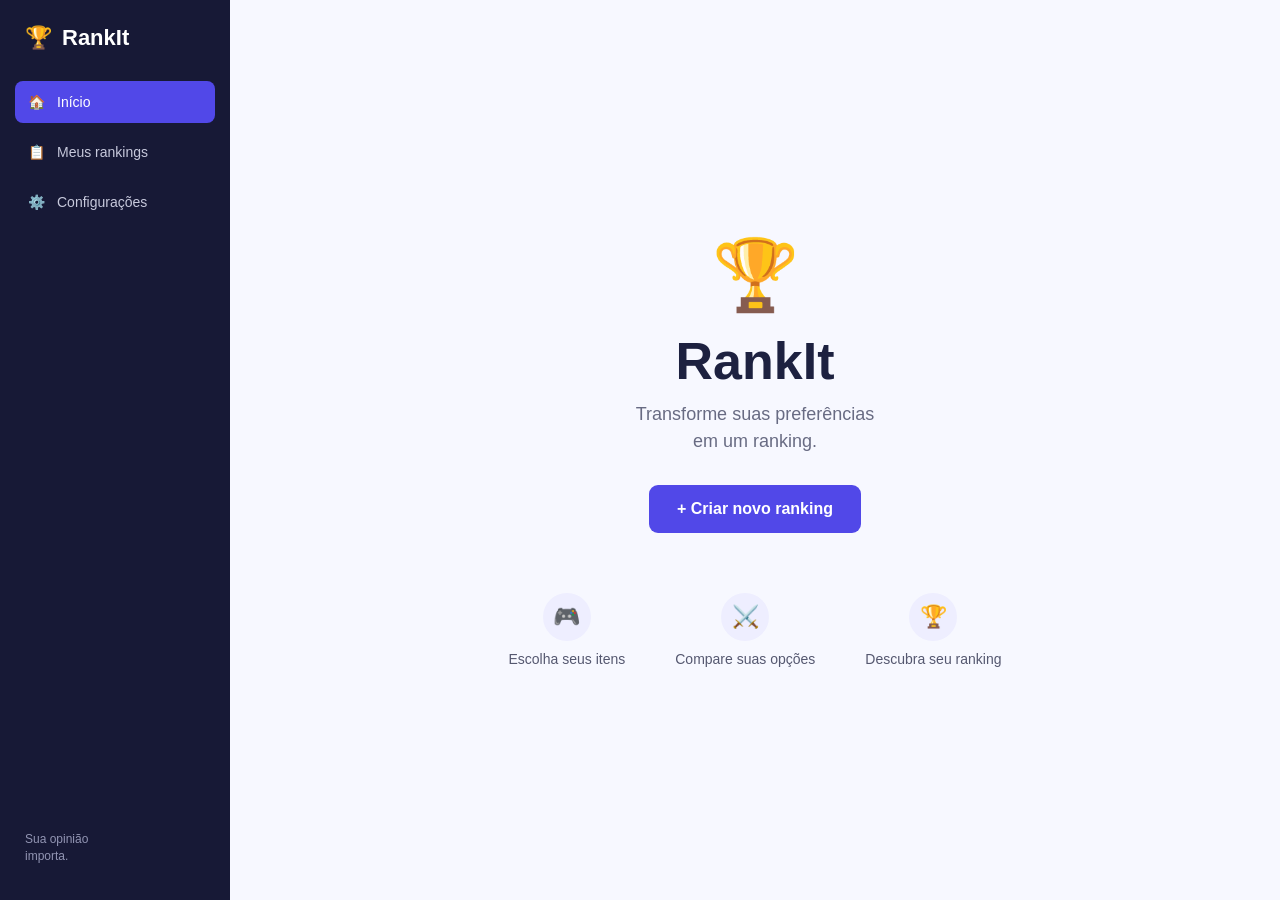
<file: RankIt/index.html>
<!DOCTYPE html>
<html lang="pt-BR">
<head>
  <meta charset="UTF-8">
  <meta name="viewport" content="width=device-width, initial-scale=1.0">
  <title>RankIt</title>

  <link rel="stylesheet" href="css/style.css"
</head>
<body>
  <div class="app">

    <!-- MENU LATERAL -->
    <aside class="sidebar">

      <div class="logo">
        🏆 <span>RankIt</span>
      </div>

      <nav class="menu">

        <button class="menu-button active" id="btnInicio">
          🏠
          <span>Início</span>
        </button>

        <button class="menu-button" id="btnRankings">
          📋
          <span>Meus rankings</span>
        </button>

        <button class="menu-button" id="btnConfiguracoes">
          ⚙️
          <span>Configurações</span>
        </button>

      </nav>

      <div class="sidebar-footer">
        <p>Sua opinião</p>
        <p>importa.</p>
      </div>
    </aside>


    <!-- CONTEÚDO PRINCIPAL -->
    <main class="content">


      <section class="home">

        <div class="trophy">
          🏆
        </div>

        <h1>RankIt</h1>

        <p class="subtitle">
          Transforme suas preferências
          <br>
          em um ranking.
        </p>

        <button class="primary-button" id="btnCriarRanking">
          + Criar novo ranking
        </button>

        <!-- BENEFÍCIOS -->
        <div class="features">

          <div class="feature">
            <div class="feature-icon">🎮</div>
            <span>Escolha seus itens</span>
          </div>

          <div class="feature">
            <div class="feature-icon">⚔️</div>
            <span>Compare suas opções</spans>
          </div>

          <div class="feature">
            <div class="feature-icon">🏆</div>
            <span>Descubra seu ranking</span>
          </div>

        </div>
      
      </section>
    
    </main>
  
  </div>

  <script src="js/main.js"></script>

</body>
</html>
</file>
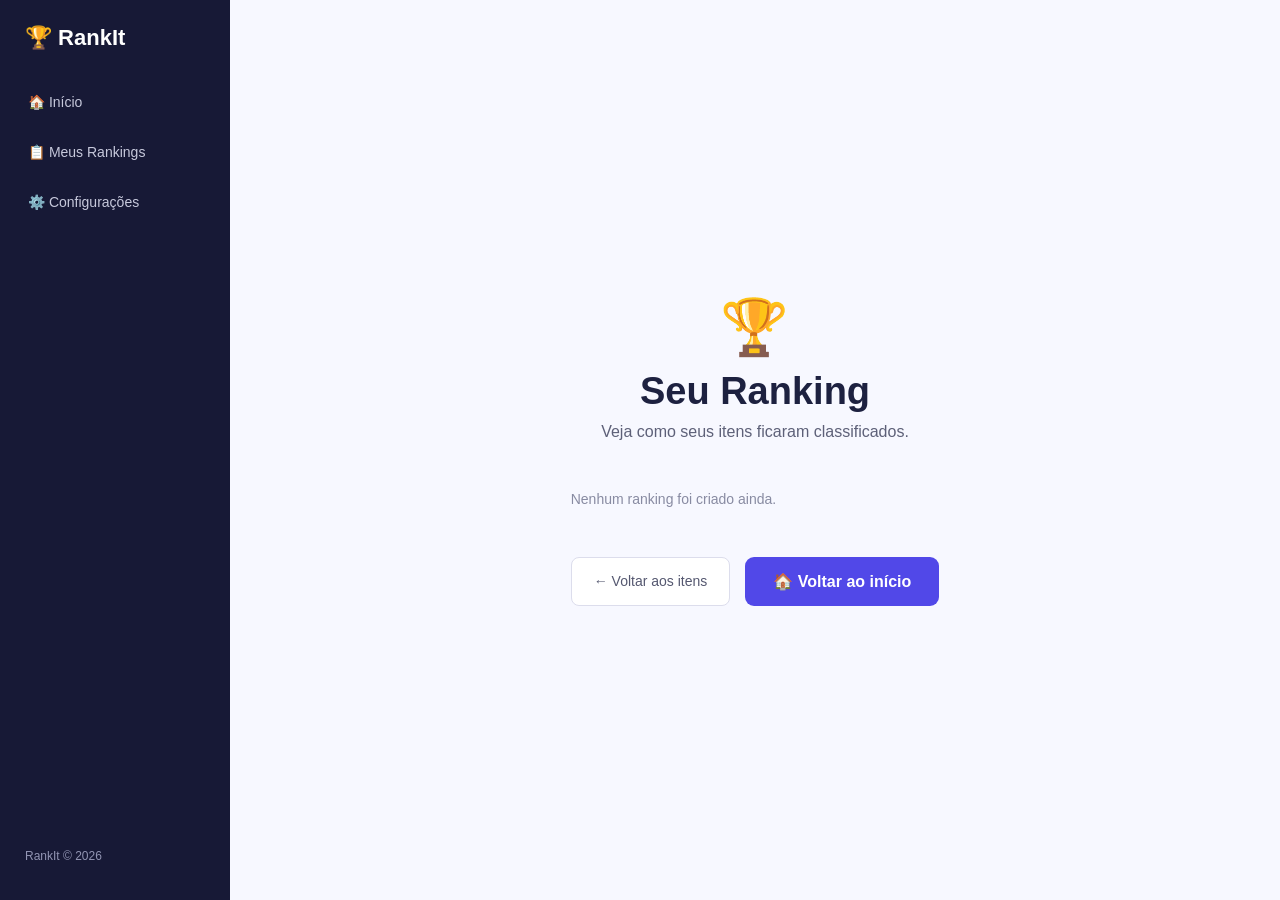
<file: RankIt/comparacao.html>
<!DOCTYPE html>
<html lang="pt-BR">

<head>
    <meta charset="UTF-8">
    <meta name="viewport" content="width=device-width, initial-scale=1.0">

    <title>Comparação - RankIt</title>

    <link rel="stylesheet" href="css/style.css">
</head>

<body>

    <div class="app">

        <!-- MENU LATERAL -->
        <aside class="sidebar">

            <div class="logo">
                🏆 <span>RankIt</span>
            </div>

            <nav class="menu">

                <button class="menu-button"
                    onclick="window.location.href='index.html'">
                    🏠
                    <span>Início</span>
                </button>

                <button class="menu-button">
                    📋
                    <span>Meus Rankings</span>
                </button>

                <button class="menu-button">
                    ⚙️
                    <span>Configurações</span>
                </button>

            </nav>

            <div class="sidebar-footer">
                <p>Sua opinião</p>
                <p>importa.</p>
            </div>

        </aside>


        <!-- CONTEÚDO -->
        <main class="content">

            <section class="comparison-page">

                <p class="comparison-label">
                    COMPARAÇÃO 1 DE 6
                </p>

                <h1>Qual você prefere?</h1>

                <p class="comparison-description">
                    Escolha uma das opções abaixo.
                </p>


                <!-- OPÇÕES -->

                <div class="comparison-options">


                    <!-- OPÇÃO 1 -->

                    <div class="comparison-card">

                        <div class="comparison-image">
                            🎮
                        </div>

                        <h2>Stardew Valley</h2>

                        <button class="choose-button">
                            Escolher
                        </button>

                    </div>


                    <!-- VS -->

                    <div class="versus">
                        VS
                    </div>


                    <!-- OPÇÃO 2 -->

                    <div class="comparison-card">

                        <div class="comparison-image">
                            🎮
                        </div>

                        <h2>Minecraft</h2>

                        <button class="choose-button">
                            Escolher
                        </button>

                    </div>

                </div>


                <!-- PROGRESSO -->

                <div class="progress-area">

                    <div class="progress-text">
                        1 de 6 comparações
                    </div>

                    <div class="progress-bar">

                        <div class="progress-fill"></div>

                    </div>

                </div>


                <!-- SAIR -->

                <button
                    class="secondary-button"
                    onclick="window.location.href='itens.html'">
                    ← Voltar para itens
                </button>

            </section>

        </main>

    </div>
	<script src="js/comparacao.js"></script>

</body>

</html>
</file>
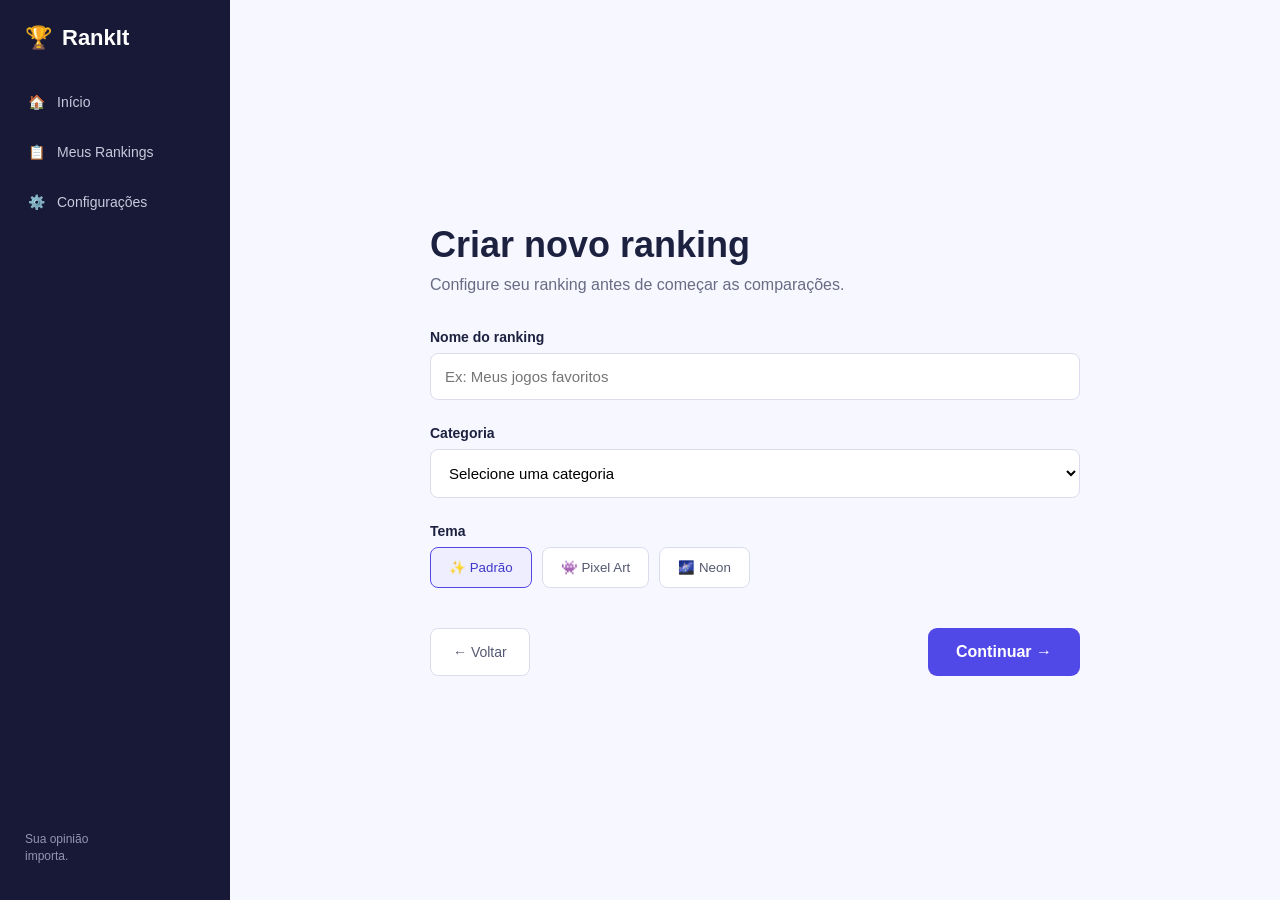
<file: RankIt/criar-ranking.html>
<!DOCTYPE html>
<html lang="pt-BR">

<head>
    <meta charset="UTF-8">
    <meta name="viewport" content="width=device-width, initial-scale=1.0">

    <title>Criar Ranking - RankIt</title>

    <link rel="stylesheet" href="css/style.css">
</head>

<body>

    <div class="app">

        <!-- MENU LATERAL -->
        <aside class="sidebar">

            <div class="logo">
                🏆 <span>RankIt</span>
            </div>

            <nav class="menu">

                <button class="menu-button" onclick="window.location.href='index.html'">
                    🏠
                    <span>Início</span>
                </button>

                <button class="menu-button">
                    📋
                    <span>Meus Rankings</span>
                </button>

                <button class="menu-button">
                    ⚙️
                    <span>Configurações</span>
                </button>

            </nav>

            <div class="sidebar-footer">
                <p>Sua opinião</p>
                <p>importa.</p>
            </div>

        </aside>


        <!-- CONTEÚDO PRINCIPAL -->
        <main class="content">

            <section class="create-ranking">

                <h1>Criar novo ranking</h1>

                <p class="page-description">
                    Configure seu ranking antes de começar as comparações.
                </p>


                <!-- NOME DO RANKING -->

                <div class="form-group">

                    <label for="nomeRanking">
                        Nome do ranking
                    </label>

                    <input
                        type="text"
                        id="nomeRanking"
                        placeholder="Ex: Meus jogos favoritos"
                    >

                </div>


                <!-- CATEGORIA -->

                <div class="form-group">

                    <label for="categoria">
                        Categoria
                    </label>

                    <select id="categoria">

                        <option value="">
                            Selecione uma categoria
                        </option>

                        <option value="jogos">
                            🎮 Jogos
                        </option>

                        <option value="filmes">
                            🎬 Filmes
                        </option>

                        <option value="series">
                            📺 Séries
                        </option>

                        <option value="musicas">
                            🎵 Músicas
                        </option>

                        <option value="livros">
                            📚 Livros
                        </option>

                        <option value="outros">
                            ⭐ Outros
                        </option>

                    </select>

                </div>


                <!-- TEMA -->

                <div class="form-group">

                    <label>
                        Tema
                    </label>

                    <div class="themes">

                        <button class="theme-button selected">
                            ✨ Padrão
                        </button>

                        <button class="theme-button">
                            👾 Pixel Art
                        </button>

                        <button class="theme-button">
                            🌌 Neon
                        </button>

                    </div>

                </div>


                <!-- BOTÃO -->

                <div class="form-actions">

                    <button
                        class="secondary-button"
                        onclick="window.location.href='index.html'">
                        ← Voltar
                    </button>

                    <button
                        class="primary-button"
                        id="btnContinuar">
                        Continuar →
                    </button>

                </div>

            </section>

        </main>

    </div>


    <script src="js/criar-ranking.js"></script>

</body>

</html>
</file>
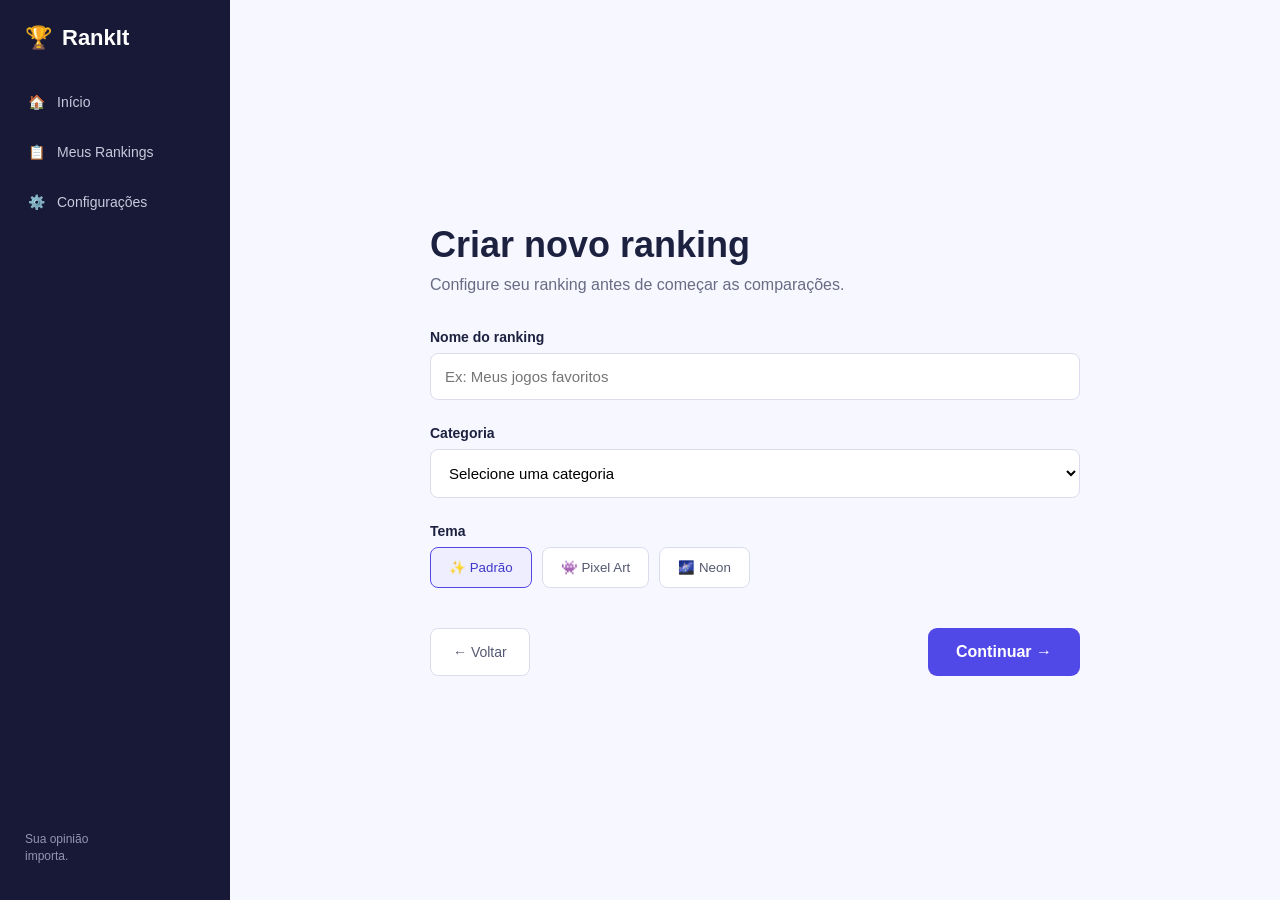
<file: RankIt/itens.html>
<!DOCTYPE html>
<html lang="pt-BR">

<head>
    <meta charset="UTF-8">
    <meta name="viewport" content="width=device-width, initial-scale=1.0">

    <title>Adicionar Itens - RankIt</title>

    <link rel="stylesheet" href="css/style.css">
</head>

<body>

    <div class="app">

        <!-- MENU LATERAL -->
        <aside class="sidebar">

            <div class="logo">
                🏆 <span>RankIt</span>
            </div>

            <nav class="menu">

                <button class="menu-button" onclick="window.location.href='index.html'">
                    🏠
                    <span>Início</span>
                </button>

                <button class="menu-button">
                    📋
                    <span>Meus Rankings</span>
                </button>

                <button class="menu-button">
                    ⚙️
                    <span>Configurações</span>
                </button>

            </nav>

            <div class="sidebar-footer">
                <p>Sua opinião</p>
                <p>importa.</p>
            </div>

        </aside>


        <!-- CONTEÚDO -->
        <main class="content">

            <section class="items-page">

                <h1>Adicionar itens</h1>

                <p class="page-description">
                    Adicione os itens que você deseja comparar.
                </p>


                <!-- FORMULÁRIO -->

                <div class="add-item-box">

                    <div class="form-group">

                        <label for="nomeItem">
                            Nome do item
                        </label>

                        <input
                            type="text"
                            id="nomeItem"
                            placeholder="Ex: Stardew Valley"
                        >

                    </div>


                    <div class="form-group">

                        <label for="imagemItem">
                            Imagem (opcional)
                        </label>

                        <input
                            type="file"
                            id="imagemItem"
                            accept="image/*"
                        >

                    </div>


                    <button
                        class="primary-button"
                        id="btnAdicionar">
                        ＋ Adicionar item
                    </button>

                </div>


                <!-- LISTA DE ITENS -->

                <div class="items-list">

                    <h2>Itens adicionados</h2>

                    <div id="listaItens">

                        <p class="empty-message" id="mensagemVazia">
                            Nenhum item adicionado ainda.
                        </p>

                    </div>

                </div>


                <!-- AÇÕES -->

                <div class="form-actions">

                    <button
                        class="secondary-button"
                        onclick="window.location.href='criar-ranking.html'">
                        ← Voltar
                    </button>

                    <button
                        class="primary-button"
                        id="btnComecar">
                        Começar ranking →
                    </button>

                </div>

            </section>

        </main>

    </div>


    <script src="js/itens.js"></script>

</body>

</html>
</file>
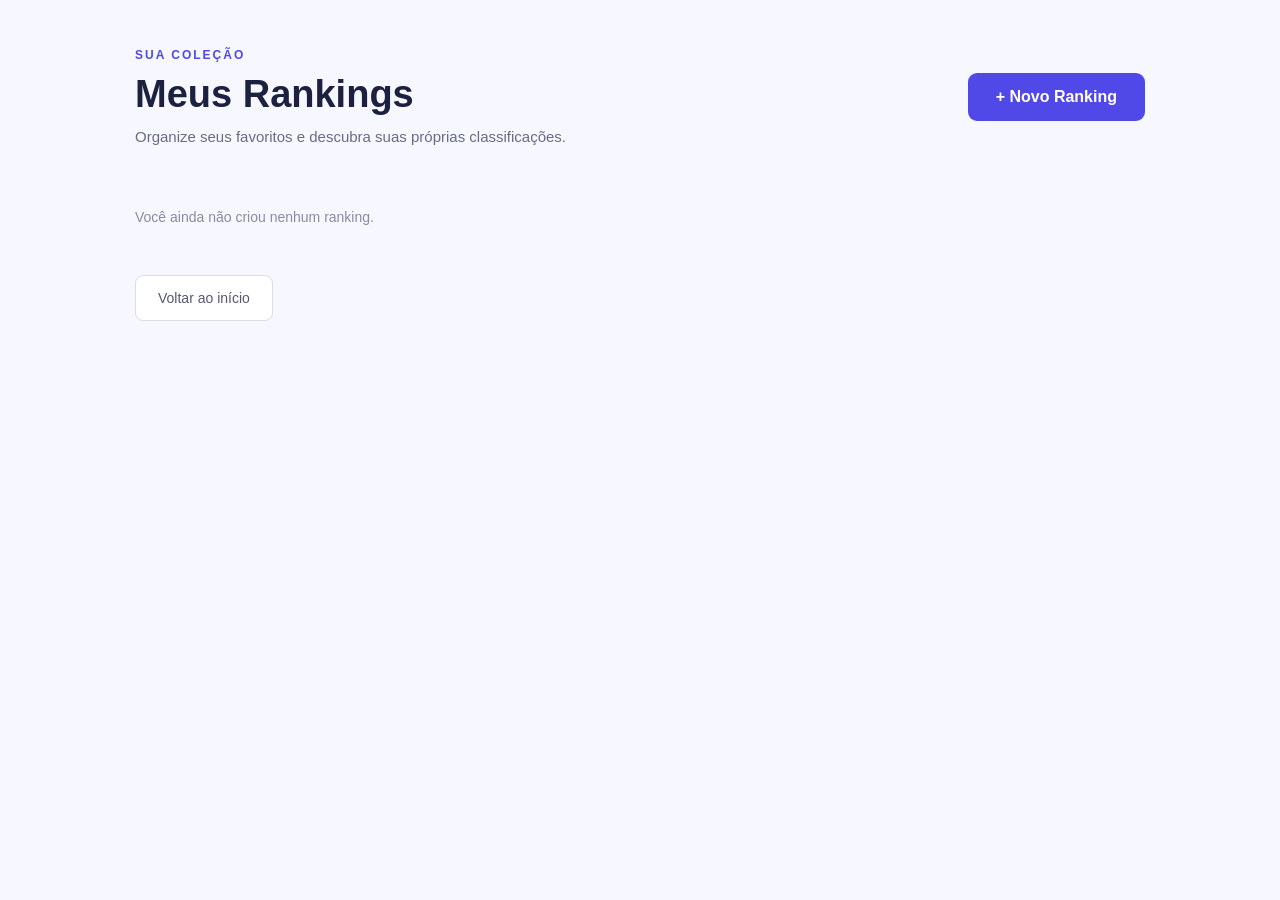
<file: RankIt/rankings.html>
<!DOCTYPE html>
<html lang="pt-BR">

<head>
    <meta charset="UTF-8">
    <meta name="viewport" content="width=device-width, initial-scale=1.0">

    <title>Meus Rankings | RankIt</title>

    <link rel="stylesheet" href="css/style.css">
</head>

<body>

    <main class="rankings-page">

        <header class="rankings-header">

            <div>
                <span class="rankings-label">SUA COLEÇÃO</span>

                <h1>Meus Rankings</h1>

                <p>
                    Organize seus favoritos e descubra suas
                    próprias classificações.
                </p>
            </div>

            <button
                class="primary-button"
                onclick="window.location.href='criar-ranking.html'"
            >
                + Novo Ranking
            </button>

        </header>

        <section id="listaRankings" class="rankings-grid">

            <p>Carregando rankings...</p>

        </section>

        <button
            class="secondary-button"
            onclick="window.location.href='index.html'"
        >
            Voltar ao início
        </button>

    </main>

    <script src="js/rankings.js"></script>

</body>

</html>
</file>
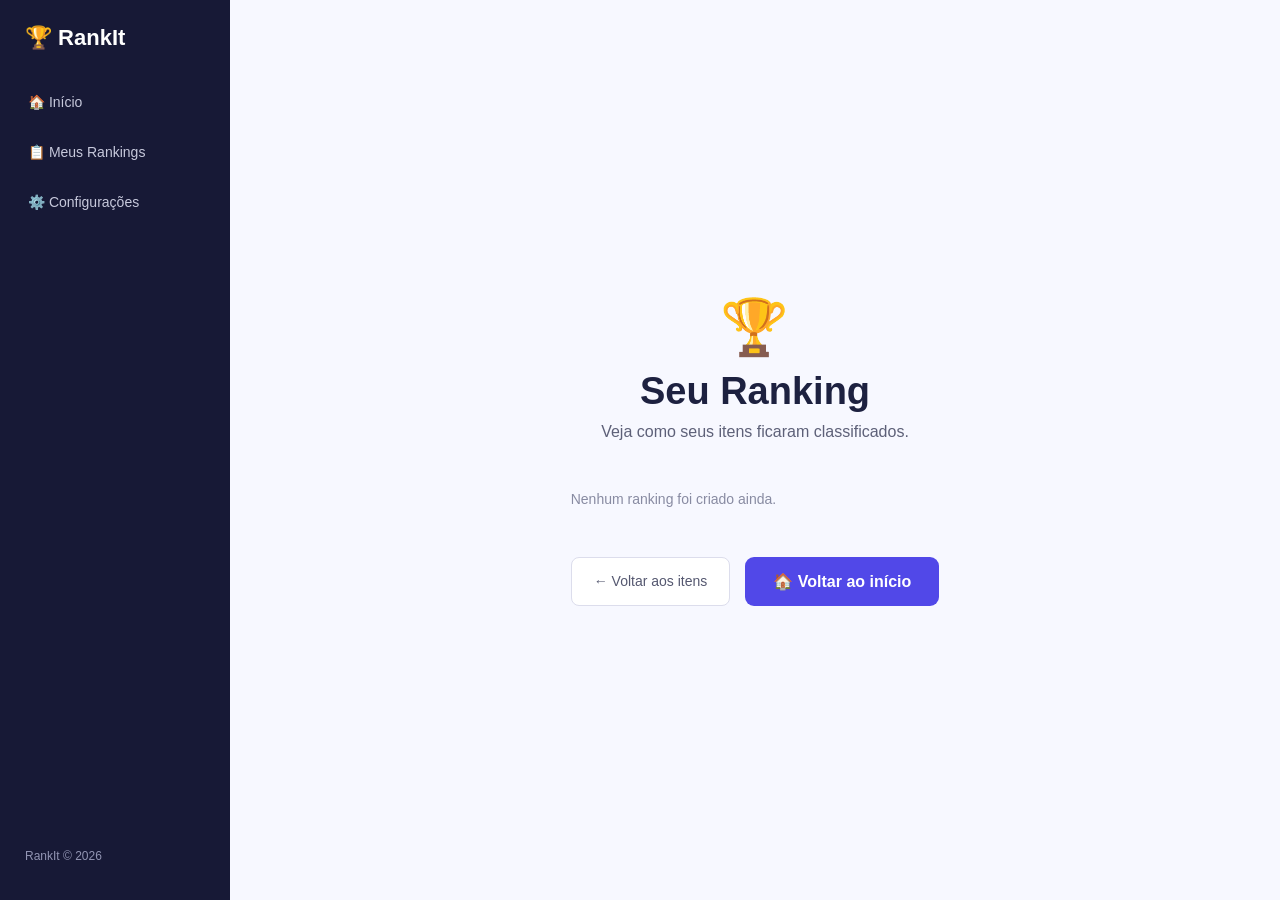
<file: RankIt/resultado.html>
<!DOCTYPE html>
<html lang="pt-BR">

<head>
    <meta charset="UTF-8">
    <meta name="viewport" content="width=device-width, initial-scale=1.0">

    <title>Resultado - RankIt</title>

    <link rel="stylesheet" href="css/style.css">
</head>

<body>

    <div class="app">

        <!-- MENU LATERAL -->
        <aside class="sidebar">

            <div class="logo">
                🏆 RankIt
            </div>

            <nav class="menu">

                <button class="menu-button" onclick="window.location.href='index.html'">
                    🏠 Início
                </button>

                <button class="menu-button">
                    📋 Meus Rankings
                </button>

                <button class="menu-button">
                    ⚙️ Configurações
                </button>

            </nav>

            <div class="sidebar-footer">
                RankIt © 2026
            </div>

        </aside>


        <!-- CONTEÚDO -->
        <main class="content">

            <section class="result-page">

                <div class="result-header">

                    <div class="trophy">
                        🏆
                    </div>

                    <h1>Seu Ranking</h1>

                    <p>
                        Veja como seus itens ficaram classificados.
                    </p>

                </div>


                <!-- RANKING -->
                <div id="resultadoLista" class="result-list">
                    <!-- O JavaScript vai colocar os itens aqui -->
                </div>


                <!-- BOTÕES -->
                <div class="result-actions">

                    <button
                        class="secondary-button"
                        onclick="window.location.href='itens.html'">
                        ← Voltar aos itens
                    </button>

                    <button
                        class="primary-button"
                        onclick="window.location.href='index.html'">
                        🏠 Voltar ao início
                    </button>

                </div>

            </section>

        </main>

    </div>

    <script src="js/resultado.js"></script>

</body>

</html>
</file>
<file: RankIt/css/style.css>
* {
  margin: 0;
  padding: 0;
  box-sizing: border-box;
}

body {
  font-family: Arial, sans-serif;
  background: #f7f8ff;
  color: #1d2140
}

.app {
  display: flex;
  min-height: 100vh;
}

/* ========================
   MENU LATERAL
======================== */

.sidebar {
  width: 230px;
  min-height: 100vh;

  background: #171936;

  color: white;

  padding: 25px 15px;

  display: flex;
  flex-direction: column;
}

/* LOGO */

.logo {
  font-size: 22px;
  font-weight: bold;

  display: flex;
  align-items: center;
  gap: 10px;

  padding: 0 10px 30px;
}

/* MENU */

.menu {
  display: flex;
  flex-direction: column;
  gap: 8px;
}

.menu-button {
  width: 100%;

  border: none;

  background: transparent;

  color: #c7c9dc;

  padding: 13px;

  border-radius: 8px;

  cursor: pointer;

  text-align: left;

  font-size: 14px;

  display: flex;
  align-items: center;

  gap: 12px;

  transition: 0.2s;
}

.menu-button:hover {
  background: #282b55;
  color: white;
}

.menu-button.active {
  background: #5148e8;
  color: white;
}

/* RODAPÉ */

.sidebar-footer {
    margin-top: auto;

    padding: 10px;

    color: #9295b3;

    font-size: 12px;

    line-height: 1.4;
}

/* =========================
   CONTEÚDO
========================= */

.content {
    flex: 1;

    display: flex;

    justify-content: center;

    align-items: center;

    padding: 40px;
}

/* =========================
   HOME
========================= */

.home {
    text-align: center;

    max-width: 600px;

    width: 100%;
}


/* TROFÉU */

.trophy {
    font-size: 70px;

    margin-bottom: 15px;
}


/* TÍTULO */

.home h1 {
    font-size: 52px;

    margin-bottom: 10px;
}

/* SUBTÍTULO */

.subtitle {
    color: #686b83;

    font-size: 18px;

    line-height: 1.5;

    margin-bottom: 30px;
}


/* =========================
   BOTÃO PRINCIPAL
========================= */

.primary-button {
    border: none;

    background: #5148e8;

    color: white;

    font-size: 16px;

    font-weight: bold;

    padding: 15px 28px;

    border-radius: 9px;

    cursor: pointer;

    transition: 0.2s;
}

.primary-button:hover {
    background: #4038c9;

    transform: translateY(-2px);
}

.primary-button:active {
    transform: translateY(0);
}


/* =========================
   CARDS INFORMATIVOS
========================= */

.features {
    display: flex;

    justify-content: center;

    gap: 50px;

    margin-top: 60px;
}

.feature {
    display: flex;

    flex-direction: column;

    align-items: center;

    gap: 10px;

    color: #555870;

    font-size: 14px;
}

.feature-icon {
    width: 48px;
    height: 48px;

    border-radius: 50%;

    background: #eeeeff;

    display: flex;

    align-items: center;
    justify-content: center;

    font-size: 22px;
}

/* =========================
   CRIAR RANKING
========================= */

.create-ranking {
    width: 100%;
    max-width: 650px;
}

.create-ranking h1 {
    font-size: 36px;
    margin-bottom: 10px;
}

.page-description {
    color: #686b83;
    margin-bottom: 35px;
}


/* FORMULÁRIOS */

.form-group {
    margin-bottom: 25px;
}

.form-group label {
    display: block;

    font-weight: bold;

    margin-bottom: 8px;

    font-size: 14px;
}

.form-group input,
.form-group select {
    width: 100%;

    padding: 14px;

    border: 1px solid #dcddec;

    border-radius: 8px;

    background: white;

    font-size: 15px;

    outline: none;
}

.form-group input:focus,
.form-group select:focus {
    border-color: #5148e8;
}


/* TEMAS */

.themes {
    display: flex;

    gap: 10px;

    flex-wrap: wrap;
}

.theme-button {
    border: 1px solid #dcddec;

    background: white;

    color: #555870;

    padding: 12px 18px;

    border-radius: 8px;

    cursor: pointer;

    transition: 0.2s;
}

.theme-button:hover {
    border-color: #5148e8;
}

.theme-button.selected {
    background: #eeeeff;

    border-color: #5148e8;

    color: #4038c9;
}


/* BOTÕES DE AÇÃO */

.form-actions {
    display: flex;

    justify-content: space-between;

    margin-top: 40px;
}

.secondary-button {
    border: 1px solid #dcddec;

    background: white;

    color: #555870;

    padding: 14px 22px;

    border-radius: 8px;

    cursor: pointer;

    font-size: 14px;
}

.secondary-button:hover {
    background: #f2f2f7;
}

/* =========================
   ADICIONAR ITENS
========================= */

.items-page {
    width: 100%;
    max-width: 750px;
}

.items-page h1 {
    font-size: 36px;
    margin-bottom: 10px;
}


/* CAIXA DE ADICIONAR */

.add-item-box {
    background: white;

    padding: 25px;

    border-radius: 12px;

    border: 1px solid #e2e3ef;

    margin-bottom: 35px;
}

.add-item-box .primary-button {
    margin-top: 5px;
}


/* LISTA */

.items-list h2 {
    font-size: 20px;

    margin-bottom: 15px;
}

#listaItens {
    display: flex;

    flex-direction: column;

    gap: 10px;
}


/* ITEM */

.item-card {
    background: white;

    border: 1px solid #e2e3ef;

    border-radius: 10px;

    padding: 12px 15px;

    display: flex;

    align-items: center;

    gap: 15px;
}

.item-image {
    width: 55px;
    height: 55px;

    border-radius: 8px;

    object-fit: cover;

    background: #eeeeff;
}

.item-name {
    flex: 1;

    font-weight: bold;
}

.delete-button {
    border: none;

    background: #ffecec;

    color: #d63d3d;

    width: 35px;
    height: 35px;

    border-radius: 7px;

    cursor: pointer;

    font-size: 16px;
}

.delete-button:hover {
    background: #ffdada;
}


.empty-message {
    color: #888ba2;

    font-size: 14px;

    padding: 15px 0;
}

/* =========================
   TELA DE COMPARAÇÃO
========================= */

.comparison-page {
    width: 100%;
    max-width: 900px;

    text-align: center;
}


/* TEXTO SUPERIOR */

.comparison-label {
    color: #5148e8;

    font-size: 12px;

    font-weight: bold;

    letter-spacing: 1px;

    margin-bottom: 10px;
}

.comparison-page h1 {
    font-size: 36px;

    margin-bottom: 8px;
}

.comparison-description {
    color: #686b83;

    margin-bottom: 35px;
}


/* OPÇÕES */

.comparison-options {
    display: flex;

    align-items: center;

    justify-content: center;

    gap: 25px;
}


/* CARD */

.comparison-card {
    width: 300px;

    background: white;

    border: 1px solid #e2e3ef;

    border-radius: 15px;

    padding: 20px;

    transition: 0.2s;
}

.comparison-card:hover {
    transform: translateY(-5px);

    border-color: #5148e8;

    box-shadow: 0 10px 25px rgba(40, 40, 80, 0.08);
}


/* IMAGEM */

.comparison-image {
    width: 100%;

    height: 200px;

    background: #eeeeff;

    border-radius: 10px;

    display: flex;

    align-items: center;

    justify-content: center;

    font-size: 70px;

    margin-bottom: 20px;
}


/* NOME */

.comparison-card h2 {
    font-size: 20px;

    margin-bottom: 18px;
}


/* BOTÃO ESCOLHER */

.choose-button {
    width: 100%;

    border: none;

    background: #5148e8;

    color: white;

    padding: 13px;

    border-radius: 8px;

    font-size: 14px;

    font-weight: bold;

    cursor: pointer;

    transition: 0.2s;
}

.choose-button:hover {
    background: #4038c9;
}


/* VS */

.versus {
    width: 45px;

    height: 45px;

    border-radius: 50%;

    background: #171936;

    color: white;

    display: flex;

    align-items: center;

    justify-content: center;

    font-size: 13px;

    font-weight: bold;

    flex-shrink: 0;
}


/* PROGRESSO */

.progress-area {
    max-width: 650px;

    margin: 35px auto 25px;
}

.progress-text {
    color: #686b83;

    font-size: 13px;

    margin-bottom: 8px;
}

.progress-bar {
    width: 100%;

    height: 7px;

    background: #e5e5f0;

    border-radius: 10px;

    overflow: hidden;
}

.progress-fill {
    width: 16.6%;

    height: 100%;

    background: #5148e8;
}

/* =========================
   RESULTADO DO RANKING
========================= */

.result-page {
    max-width: 850px;
    margin: 0 auto;
    padding: 40px;
}

.result-header {
    text-align: center;
    margin-bottom: 35px;
}

.result-header .trophy {
    font-size: 55px;
    margin-bottom: 10px;
}

.result-header h1 {
    font-size: 38px;
    margin: 0;
}

.result-header p {
    margin-top: 10px;
    opacity: 0.7;
}

.result-list {
    display: flex;
    flex-direction: column;
    gap: 15px;
}

.result-card {
    display: flex;
    align-items: center;
    gap: 20px;

    padding: 18px 22px;

    border-radius: 14px;

    background: white;

    box-shadow: 0 4px 12px rgba(0, 0, 0, 0.08);

    transition: transform 0.2s ease;
}

.result-card:hover {
    transform: translateY(-3px);
}

.result-position {
    width: 55px;

    font-size: 28px;
    font-weight: bold;

    text-align: center;
}

.result-image {
    width: 70px;
    height: 70px;

    border-radius: 10px;

    background-size: cover;
    background-position: center;

    display: flex;
    align-items: center;
    justify-content: center;

    font-size: 30px;
}

.result-info {
    flex: 1;
}

.result-info h2 {
    margin: 0;
    font-size: 20px;
}

.result-info p {
    margin: 5px 0 0;
    opacity: 0.65;
}

.result-actions {
    display: flex;
    justify-content: center;
    gap: 15px;

    margin-top: 35px;
}

/* =========================
   MEUS RANKINGS
========================= */

.rankings-page {
    width: 100%;
    max-width: 1100px;
    margin: 0 auto;
    padding: 45px;
}

/* CABEÇALHO */

.rankings-header {
    display: flex;
    justify-content: space-between;
    align-items: center;
    gap: 25px;
    margin-bottom: 45px;
}

.rankings-label {
    color: #5148e8;
    font-size: 12px;
    font-weight: bold;
    letter-spacing: 2px;
}

.rankings-header h1 {
    font-size: 38px;
    margin: 10px 0;
}

.rankings-header p {
    color: #686b83;
    font-size: 15px;
    line-height: 1.5;
}

/* GRADE DE RANKINGS */

.rankings-grid {
    display: grid;
    grid-template-columns: repeat(2, minmax(0, 1fr));
    gap: 20px;
    margin-bottom: 35px;
}

/* CARD */

.ranking-card {
    background: white;
    border: 1px solid #e2e3ef;
    border-radius: 14px;
    padding: 25px;

    transition: 0.2s ease;
}

.ranking-card:hover {
    transform: translateY(-4px);
    border-color: #5148e8;
    box-shadow: 0 10px 25px rgba(40, 40, 80, 0.08);
}

.ranking-card h2 {
    font-size: 21px;
    margin-bottom: 18px;
    color: #1d2140;
}

.ranking-card p {
    color: #686b83;
    font-size: 14px;
    margin-top: 12px;
}

/* RESPONSIVIDADE */

@media (max-width: 700px) {

    .rankings-page {
        padding: 25px;
    }

    .rankings-header {
        align-items: flex-start;
        flex-direction: column;
    }

    .rankings-header h1 {
        font-size: 30px;
    }

    .rankings-grid {
        grid-template-columns: 1fr;
    }

}
</file>
